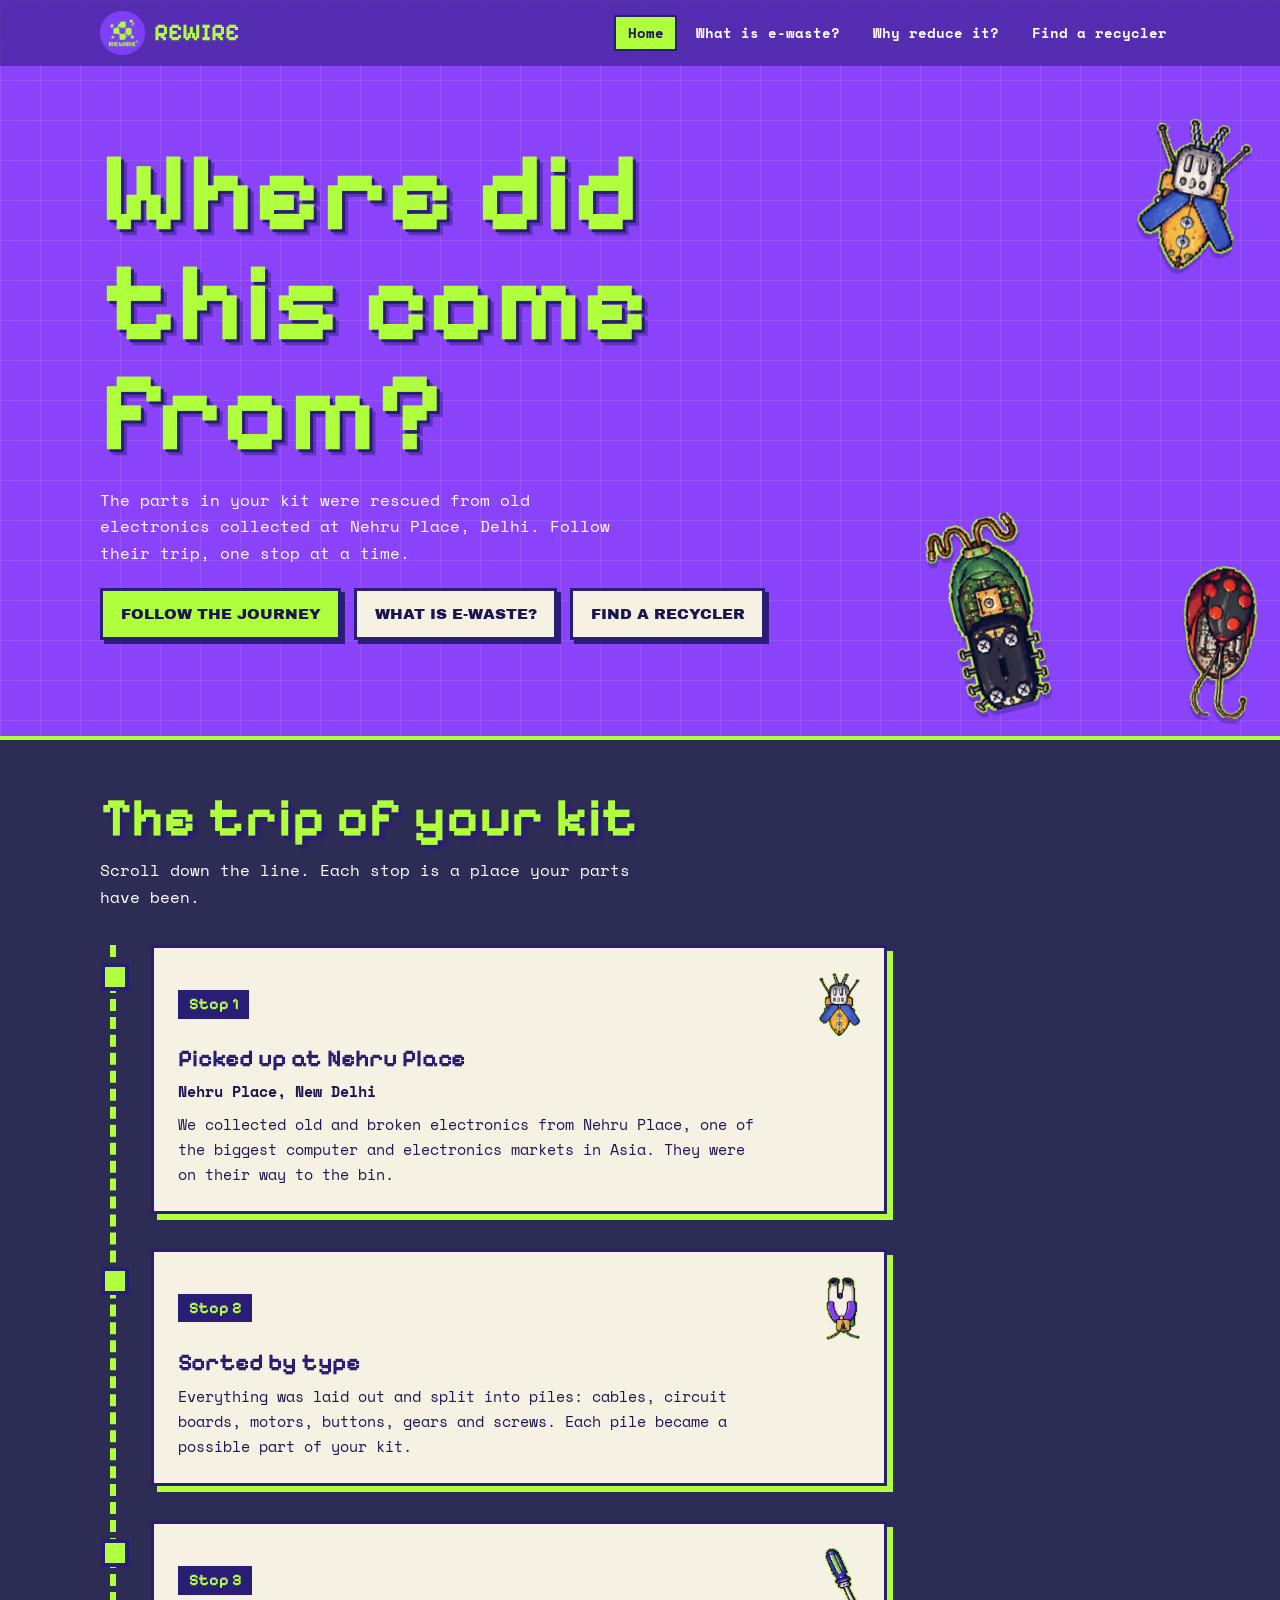
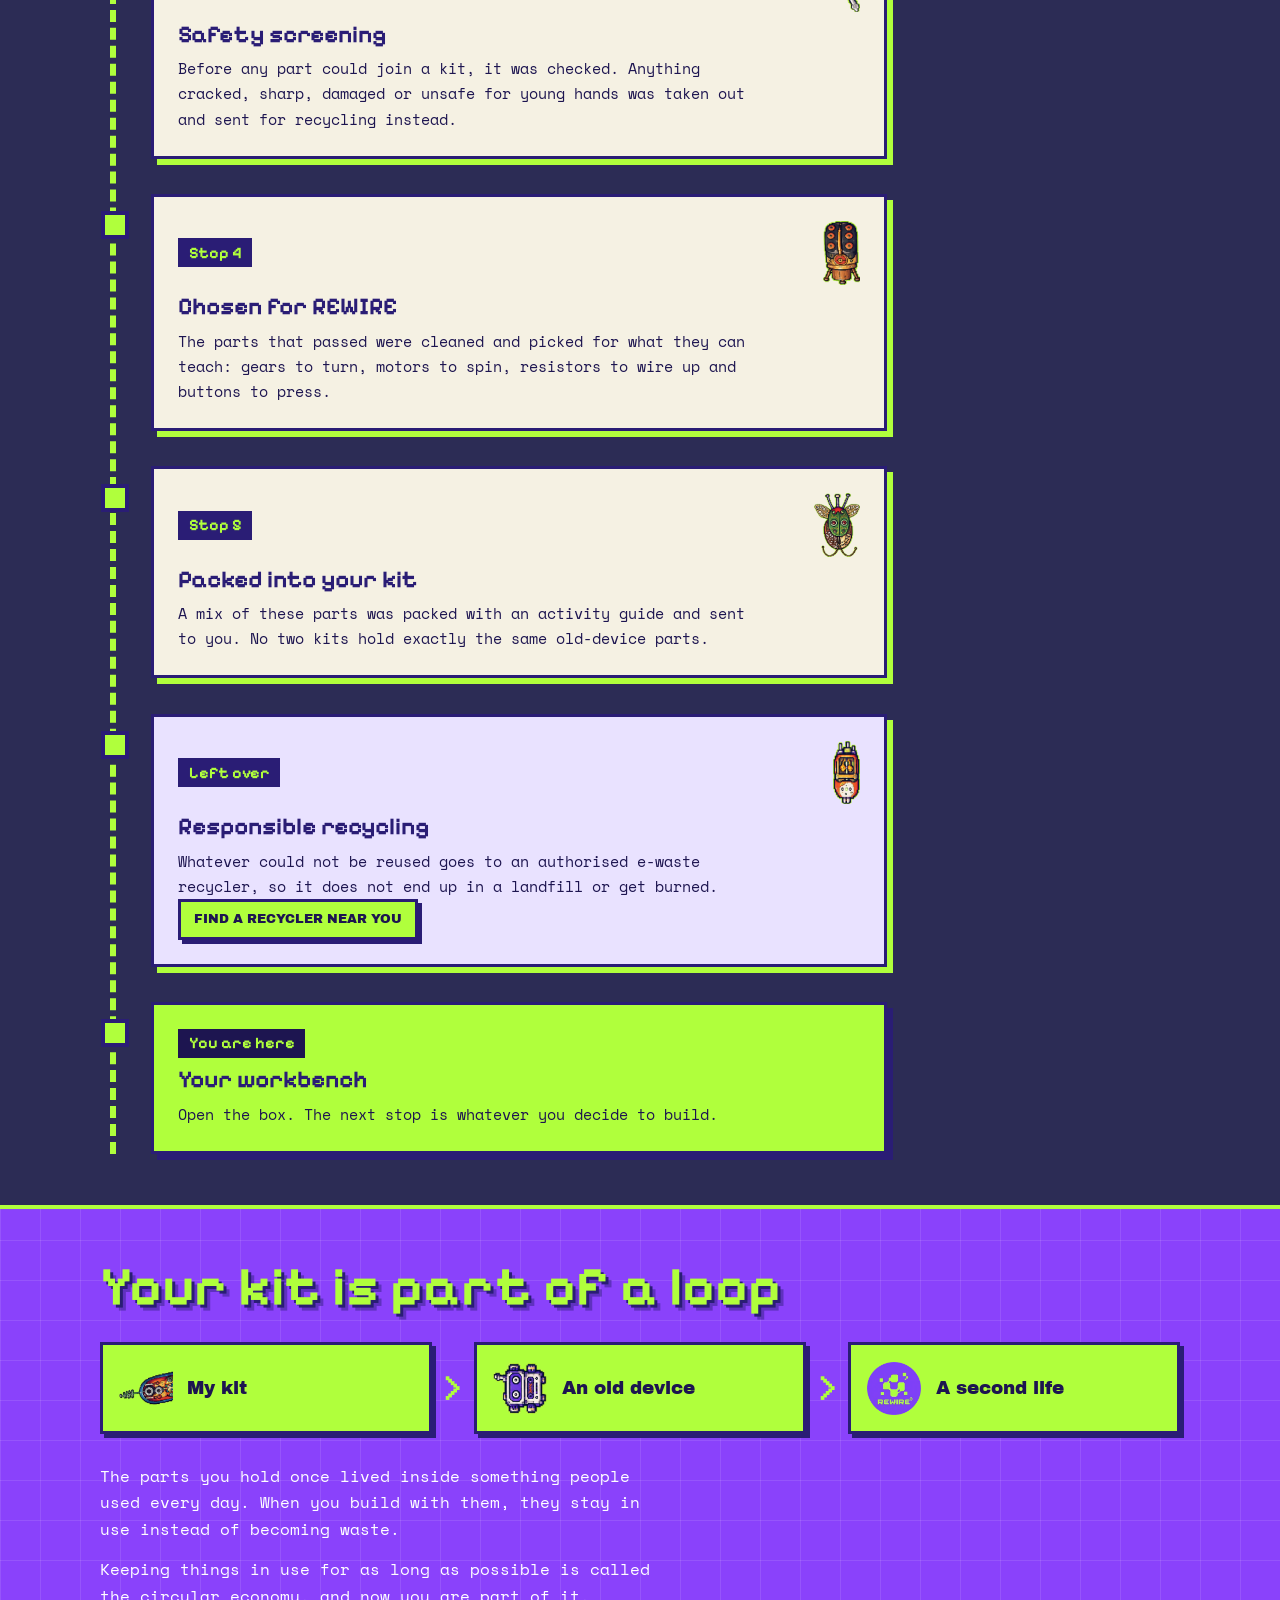
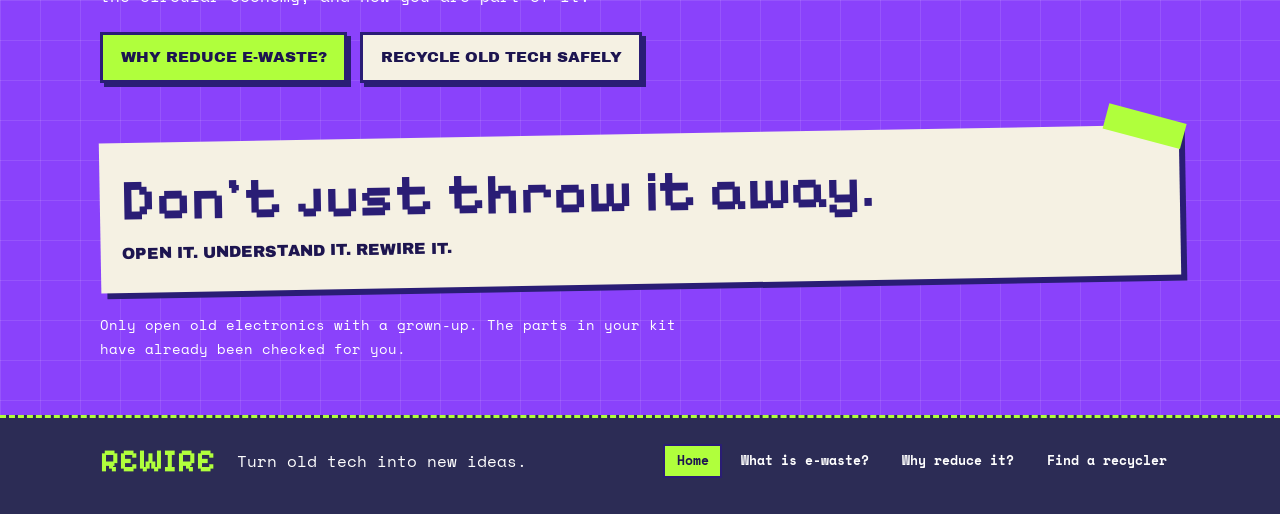
<file: index.html>
<!DOCTYPE html><html lang="en-IN"><head><meta charset="utf-8"><meta name="viewport" content="width=device-width, initial-scale=1">
<title>Where did my REWIRE kit come from?</title><meta name="description" content="Follow your REWIRE kit's parts from Nehru Place, Delhi to your workbench."><link rel="icon" href="[data-uri]">
<link rel="preconnect" href="https://fonts.googleapis.com"><link rel="preconnect" href="https://fonts.gstatic.com" crossorigin>
<link href="https://fonts.googleapis.com/css2?family=Archivo+Black&family=Pixelify+Sans:wght@700&family=Space+Mono:wght@400;700&display=swap" rel="stylesheet">
<link rel="stylesheet" href="style.css"><link rel="stylesheet" href="art.css"></head><body>
<header class="top"><div class="wrap"><a class="brand" href="index.html"><i class="a a-logo" role="img" aria-label="REWIRE logo"></i><span>REWIRE</span></a><nav aria-label="Main"><a href="index.html" aria-current=page>Home</a><a href="what-is-ewaste.html">What is e-waste?</a><a href="why-reduce.html">Why reduce it?</a><a href="recyclers.html">Find a recycler</a></nav></div></header>
<main><section class="hero"><div class="wrap"><h1 class="pix">Where did this come from?</h1>
<p>The parts in your kit were rescued from old electronics collected at Nehru Place, Delhi. Follow their trip, one stop at a time.</p>
<div class="btns"><a class="btn " href="#journey">Follow the journey</a><a class="btn alt" href="what-is-ewaste.html">What is e-waste?</a><a class="btn alt" href="recyclers.html">Find a recycler</a></div></div>
<i class="a a-bug1 deco d1" aria-hidden="true"></i><i class="a a-bug3 deco d2" aria-hidden="true"></i><i class="a a-lady deco d3" aria-hidden="true"></i></section>
<section class="journey" id="journey"><div class="wrap"><h2 class="pix">The trip of your kit</h2><p class="lead">Scroll down the line. Each stop is a place your parts have been.</p><ol class="tl"><li class="stop"><div class="card "><div class="ctop"><span class="chip">Stop 1</span><i class="a a-bug1 " aria-hidden="true"></i></div><h3>Picked up at Nehru Place</h3><p class='where'>Nehru Place, New Delhi</p><p>We collected old and broken electronics from Nehru Place, one of the biggest computer and electronics markets in Asia. They were on their way to the bin.</p></div></li><li class="stop"><div class="card "><div class="ctop"><span class="chip">Stop 2</span><i class="a a-claw " aria-hidden="true"></i></div><h3>Sorted by type</h3><p>Everything was laid out and split into piles: cables, circuit boards, motors, buttons, gears and screws. Each pile became a possible part of your kit.</p></div></li><li class="stop"><div class="card "><div class="ctop"><span class="chip">Stop 3</span><i class="a a-driver " aria-hidden="true"></i></div><h3>Safety screening</h3><p>Before any part could join a kit, it was checked. Anything cracked, sharp, damaged or unsafe for young hands was taken out and sent for recycling instead.</p></div></li><li class="stop"><div class="card "><div class="ctop"><span class="chip">Stop 4</span><i class="a a-bug2 " aria-hidden="true"></i></div><h3>Chosen for REWIRE</h3><p>The parts that passed were cleaned and picked for what they can teach: gears to turn, motors to spin, resistors to wire up and buttons to press.</p></div></li><li class="stop"><div class="card "><div class="ctop"><span class="chip">Stop 5</span><i class="a a-fly " aria-hidden="true"></i></div><h3>Packed into your kit</h3><p>A mix of these parts was packed with an activity guide and sent to you. No two kits hold exactly the same old-device parts.</p></div></li><li class="stop"><div class="card alt"><div class="ctop"><span class="chip">Left over</span><i class="a a-orange " aria-hidden="true"></i></div><h3>Responsible recycling</h3><p>Whatever could not be reused goes to an authorised e-waste recycler, so it does not end up in a landfill or get burned.</p><a class="btn sm" href="recyclers.html">Find a recycler near you</a></div></li><li class="stop end"><div class="card now"><div class="ctop"><span class="chip">You are here</span></div><h3>Your workbench</h3><p>Open the box. The next stop is whatever you decide to build.</p></div></li></ol></div></section>
<section class="loop"><div class="wrap"><h2 class="pix">Your kit is part of a loop</h2>
<div class="chain"><div class="node"><i class="a a-capsule " aria-hidden="true"></i>My kit</div><span class="arrow" aria-hidden="true">&gt;</span><div class="node"><i class="a a-cassette " aria-hidden="true"></i>An old device</div><span class="arrow" aria-hidden="true">&gt;</span><div class="node"><i class="a a-logo " aria-hidden="true"></i>A second life</div></div>
<p>The parts you hold once lived inside something people used every day. When you build with them, they stay in use instead of becoming waste.</p>
<p>Keeping things in use for as long as possible is called the circular economy, and now you are part of it.</p>
<div class="btns"><a class="btn " href="why-reduce.html">Why reduce e-waste?</a><a class="btn alt" href="recyclers.html">Recycle old tech safely</a></div></div></section>
<section class="mission"><div class="wrap"><div class="paper"><h2>Don't just throw it away.</h2><b>Open it. Understand it. REWIRE it.</b></div><p class="note">Only open old electronics with a grown-up. The parts in your kit have already been checked for you.</p></div></section></main>
<footer><div class="wrap"><strong>REWIRE</strong><span>Turn old tech into new ideas.</span><nav aria-label="Footer"><a href="index.html" aria-current=page>Home</a><a href="what-is-ewaste.html">What is e-waste?</a><a href="why-reduce.html">Why reduce it?</a><a href="recyclers.html">Find a recycler</a></nav></div></footer></body></html>
</file>
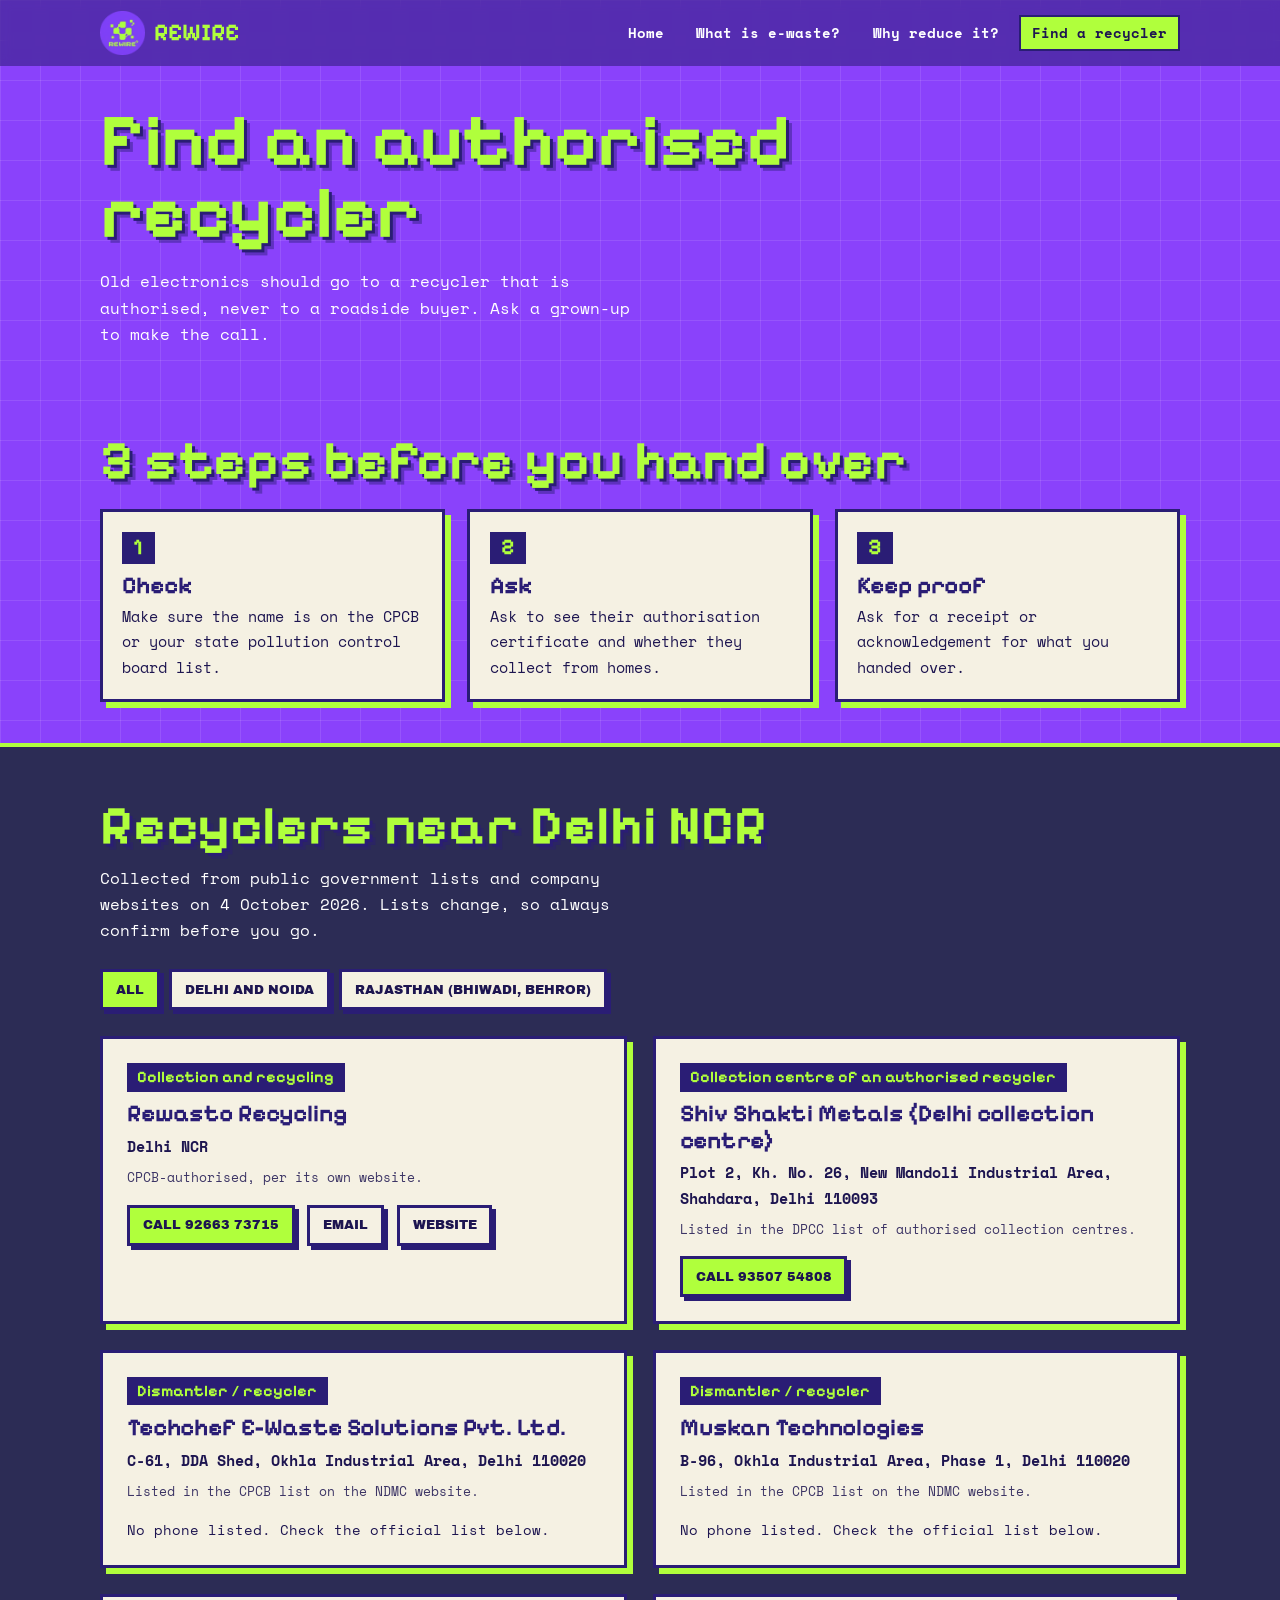
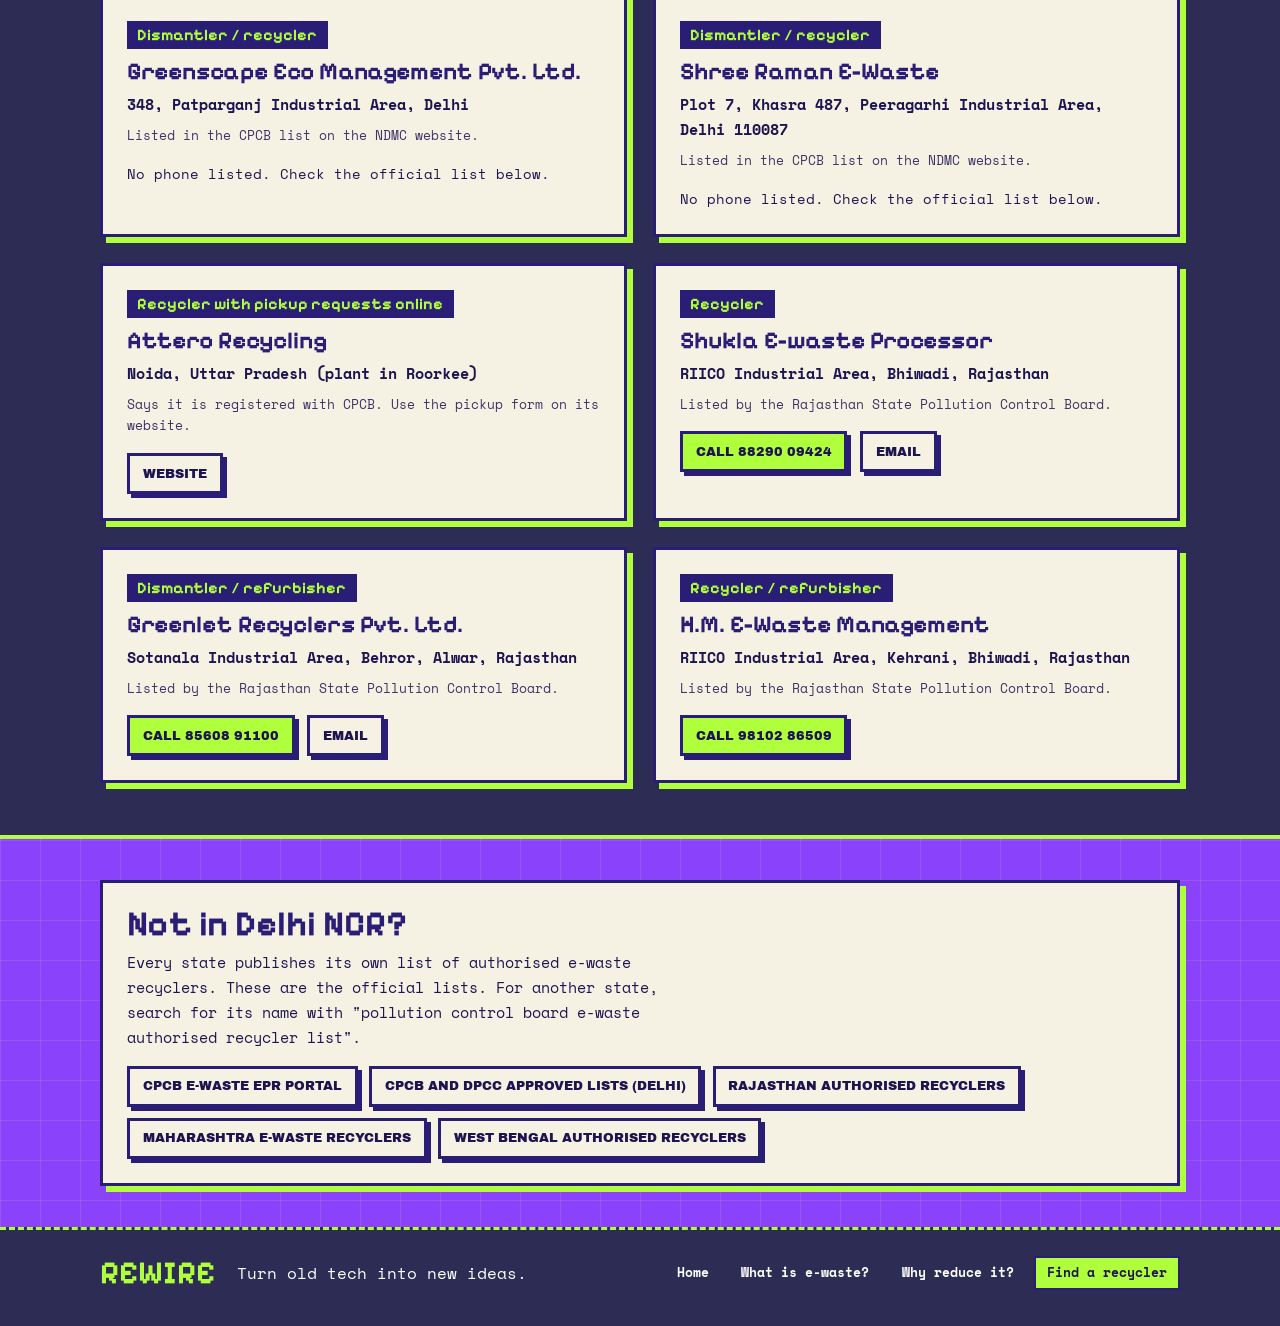
<file: recyclers.html>
<!DOCTYPE html><html lang="en-IN"><head><meta charset="utf-8"><meta name="viewport" content="width=device-width, initial-scale=1">
<title>Find an authorised e-waste recycler in India | REWIRE</title><meta name="description" content="Authorised e-waste recyclers and collection centres in Delhi NCR, with official lists for other states."><link rel="icon" href="[data-uri]">
<link rel="preconnect" href="https://fonts.googleapis.com"><link rel="preconnect" href="https://fonts.gstatic.com" crossorigin>
<link href="https://fonts.googleapis.com/css2?family=Archivo+Black&family=Pixelify+Sans:wght@700&family=Space+Mono:wght@400;700&display=swap" rel="stylesheet">
<link rel="stylesheet" href="style.css"><link rel="stylesheet" href="art.css"></head><body>
<header class="top"><div class="wrap"><a class="brand" href="index.html"><i class="a a-logo" role="img" aria-label="REWIRE logo"></i><span>REWIRE</span></a><nav aria-label="Main"><a href="index.html">Home</a><a href="what-is-ewaste.html">What is e-waste?</a><a href="why-reduce.html">Why reduce it?</a><a href="recyclers.html" aria-current=page>Find a recycler</a></nav></div></header>
<main><section class="phero"><div class="wrap"><h1 class="pix">Find an authorised recycler</h1><p>Old electronics should go to a recycler that is authorised, never to a roadside buyer. Ask a grown-up to make the call.</p></div></section>
<section class="sec"><div class="wrap"><h2 class="pix">3 steps before you hand over</h2><ol class="three"><li><b>1</b><h3>Check</h3><p>Make sure the name is on the CPCB or your state pollution control board list.</p></li><li><b>2</b><h3>Ask</h3><p>Ask to see their authorisation certificate and whether they collect from homes.</p></li><li><b>3</b><h3>Keep proof</h3><p>Ask for a receipt or acknowledgement for what you handed over.</p></li></ol></div></section>
<section class="sec navy"><div class="wrap"><h2 class="pix">Recyclers near Delhi NCR</h2><p class="lead">Collected from public government lists and company websites on 4 October 2026. Lists change, so always confirm before you go.</p>
<div class="filters" role="group" aria-label="Filter"><button class="btn sm on" data-f="all">All</button><button class="btn sm alt" data-f="ncr">Delhi and Noida</button><button class="btn sm alt" data-f="raj">Rajasthan (Bhiwadi, Behror)</button></div>
<ul class="grid2 recs"><li class="card rec" data-r="ncr"><span class="chip">Collection and recycling</span><h3>Rewasto Recycling</h3><p class="where">Delhi NCR</p><p class="src">CPCB-authorised, per its own website.</p><div class="btns"><a class="btn sm" href="tel:+919266373715">Call 92663 73715</a><a class="btn sm alt" href="mailto:connect@rewasto.in">Email</a><a class="btn sm alt" href="https://rewasto.in" target="_blank" rel="noopener">Website</a></div></li><li class="card rec" data-r="ncr"><span class="chip">Collection centre of an authorised recycler</span><h3>Shiv Shakti Metals (Delhi collection centre)</h3><p class="where">Plot 2, Kh. No. 26, New Mandoli Industrial Area, Shahdara, Delhi 110093</p><p class="src">Listed in the DPCC list of authorised collection centres.</p><div class="btns"><a class="btn sm" href="tel:+919350754808">Call 93507 54808</a></div></li><li class="card rec" data-r="ncr"><span class="chip">Dismantler / recycler</span><h3>Techchef E-Waste Solutions Pvt. Ltd.</h3><p class="where">C-61, DDA Shed, Okhla Industrial Area, Delhi 110020</p><p class="src">Listed in the CPCB list on the NDMC website.</p><div class="btns"><span class="muted">No phone listed. Check the official list below.</span></div></li><li class="card rec" data-r="ncr"><span class="chip">Dismantler / recycler</span><h3>Muskan Technologies</h3><p class="where">B-96, Okhla Industrial Area, Phase 1, Delhi 110020</p><p class="src">Listed in the CPCB list on the NDMC website.</p><div class="btns"><span class="muted">No phone listed. Check the official list below.</span></div></li><li class="card rec" data-r="ncr"><span class="chip">Dismantler / recycler</span><h3>Greenscape Eco Management Pvt. Ltd.</h3><p class="where">348, Patparganj Industrial Area, Delhi</p><p class="src">Listed in the CPCB list on the NDMC website.</p><div class="btns"><span class="muted">No phone listed. Check the official list below.</span></div></li><li class="card rec" data-r="ncr"><span class="chip">Dismantler / recycler</span><h3>Shree Raman E-Waste</h3><p class="where">Plot 7, Khasra 487, Peeragarhi Industrial Area, Delhi 110087</p><p class="src">Listed in the CPCB list on the NDMC website.</p><div class="btns"><span class="muted">No phone listed. Check the official list below.</span></div></li><li class="card rec" data-r="ncr"><span class="chip">Recycler with pickup requests online</span><h3>Attero Recycling</h3><p class="where">Noida, Uttar Pradesh (plant in Roorkee)</p><p class="src">Says it is registered with CPCB. Use the pickup form on its website.</p><div class="btns"><a class="btn sm alt" href="https://attero.in" target="_blank" rel="noopener">Website</a></div></li><li class="card rec" data-r="raj"><span class="chip">Recycler</span><h3>Shukla E-waste Processor</h3><p class="where">RIICO Industrial Area, Bhiwadi, Rajasthan</p><p class="src">Listed by the Rajasthan State Pollution Control Board.</p><div class="btns"><a class="btn sm" href="tel:+918829009424">Call 88290 09424</a><a class="btn sm alt" href="mailto:admi@e-wasteprocessor.com">Email</a></div></li><li class="card rec" data-r="raj"><span class="chip">Dismantler / refurbisher</span><h3>Greenlet Recyclers Pvt. Ltd.</h3><p class="where">Sotanala Industrial Area, Behror, Alwar, Rajasthan</p><p class="src">Listed by the Rajasthan State Pollution Control Board.</p><div class="btns"><a class="btn sm" href="tel:+918560891100">Call 85608 91100</a><a class="btn sm alt" href="mailto:sushil@greenletrecycler.com">Email</a></div></li><li class="card rec" data-r="raj"><span class="chip">Recycler / refurbisher</span><h3>H.M. E-Waste Management</h3><p class="where">RIICO Industrial Area, Kehrani, Bhiwadi, Rajasthan</p><p class="src">Listed by the Rajasthan State Pollution Control Board.</p><div class="btns"><a class="btn sm" href="tel:+919810286509">Call 98102 86509</a></div></li></ul></div></section>
<section class="sec"><div class="wrap"><div class="card big"><h2 class="pix sm">Not in Delhi NCR?</h2><p>Every state publishes its own list of authorised e-waste recyclers. These are the official lists. For another state, search for its name with "pollution control board e-waste authorised recycler list".</p><ul class="links"><li><a class="btn sm alt" href="https://eprewastecpcb.in" target="_blank" rel="noopener">CPCB E-Waste EPR portal</a></li><li><a class="btn sm alt" href="https://www.ndmc.gov.in/cpcb_and_dpcc_approved_e-waste_vendors_list.aspx" target="_blank" rel="noopener">CPCB and DPCC approved lists (Delhi)</a></li><li><a class="btn sm alt" href="https://environment.rajasthan.gov.in/content/environment/en/rajasthan-state-pollution-control-board/information/WasteManagement/E-Waste_Management/DISMANTLERS-REFURBISHERS-RECYCLERS.html" target="_blank" rel="noopener">Rajasthan authorised recyclers</a></li><li><a class="btn sm alt" href="https://mpcb.ecmpcb.in/ewaste/ewaste.php" target="_blank" rel="noopener">Maharashtra e-waste recyclers</a></li><li><a class="btn sm alt" href="https://www.wbpcb.gov.in/writereaddata/files/List%20of%20authorized%20E%20Waste%20Dismantler%2010122019.pdf" target="_blank" rel="noopener">West Bengal authorised recyclers</a></li></ul></div></div></section></main>
<footer><div class="wrap"><strong>REWIRE</strong><span>Turn old tech into new ideas.</span><nav aria-label="Footer"><a href="index.html">Home</a><a href="what-is-ewaste.html">What is e-waste?</a><a href="why-reduce.html">Why reduce it?</a><a href="recyclers.html" aria-current=page>Find a recycler</a></nav></div></footer><script>document.querySelectorAll("[data-f]").forEach(function(b){b.addEventListener("click",function(){var f=b.dataset.f;document.querySelectorAll("[data-f]").forEach(function(x){x.className="btn sm "+(x===b?"on":"alt")});document.querySelectorAll(".rec").forEach(function(c){c.hidden=!(f==="all"||c.dataset.r===f)})})});</script></body></html>
</file>
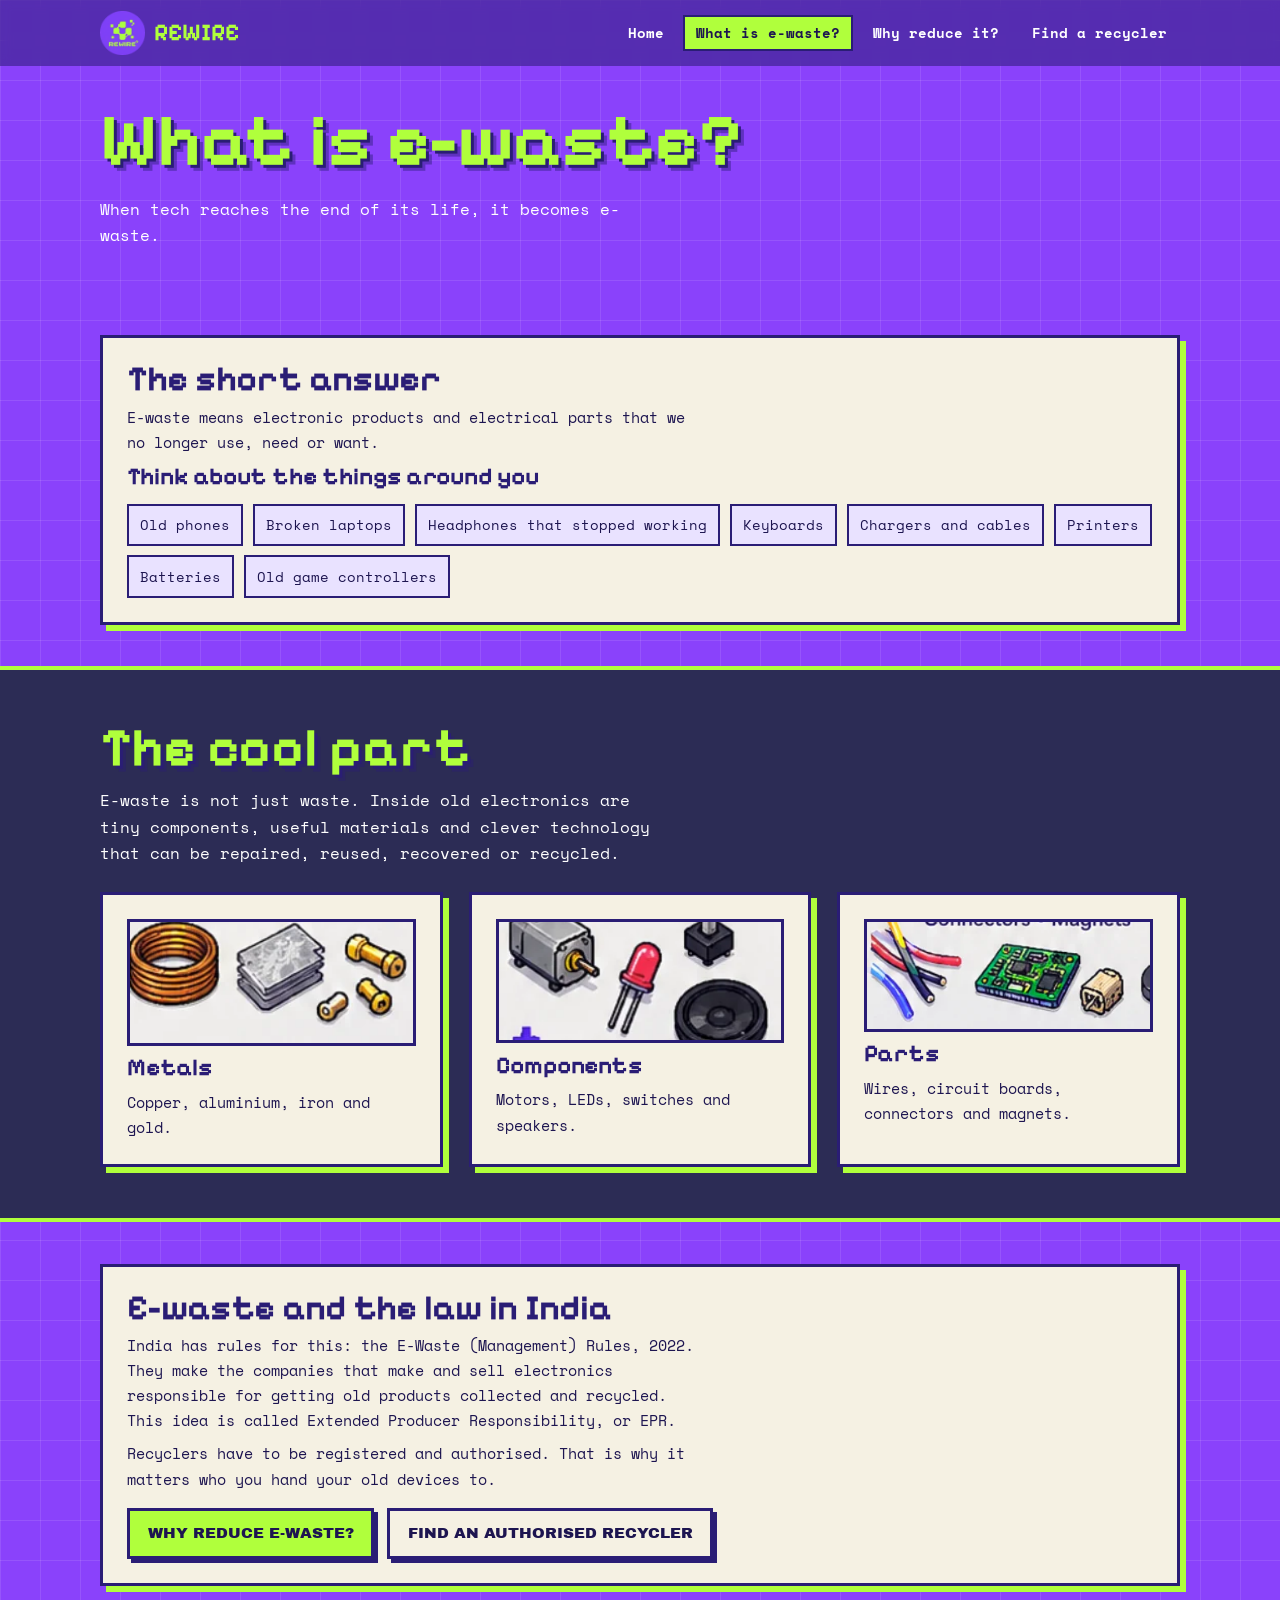
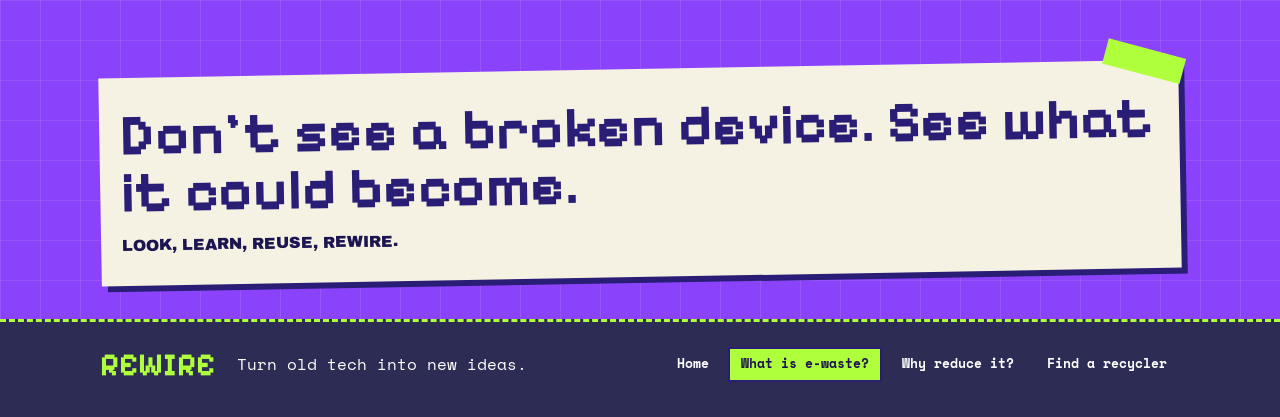
<file: what-is-ewaste.html>
<!DOCTYPE html><html lang="en-IN"><head><meta charset="utf-8"><meta name="viewport" content="width=device-width, initial-scale=1">
<title>What is e-waste? | REWIRE</title><meta name="description" content="What e-waste is, what is inside it, and the rules for handling it in India."><link rel="icon" href="[data-uri]">
<link rel="preconnect" href="https://fonts.googleapis.com"><link rel="preconnect" href="https://fonts.gstatic.com" crossorigin>
<link href="https://fonts.googleapis.com/css2?family=Archivo+Black&family=Pixelify+Sans:wght@700&family=Space+Mono:wght@400;700&display=swap" rel="stylesheet">
<link rel="stylesheet" href="style.css"><link rel="stylesheet" href="art.css"></head><body>
<header class="top"><div class="wrap"><a class="brand" href="index.html"><i class="a a-logo" role="img" aria-label="REWIRE logo"></i><span>REWIRE</span></a><nav aria-label="Main"><a href="index.html">Home</a><a href="what-is-ewaste.html" aria-current=page>What is e-waste?</a><a href="why-reduce.html">Why reduce it?</a><a href="recyclers.html">Find a recycler</a></nav></div></header>
<main><section class="phero"><div class="wrap"><h1 class="pix">What is e-waste?</h1><p>When tech reaches the end of its life, it becomes e-waste.</p></div></section>
<section class="sec"><div class="wrap"><div class="card big"><h2 class="pix sm">The short answer</h2><p>E-waste means electronic products and electrical parts that we no longer use, need or want.</p>
<h3>Think about the things around you</h3><ul class="chips"><li>Old phones</li><li>Broken laptops</li><li>Headphones that stopped working</li><li>Keyboards</li><li>Chargers and cables</li><li>Printers</li><li>Batteries</li><li>Old game controllers</li></ul></div></div></section>
<section class="sec navy"><div class="wrap"><h2 class="pix">The cool part</h2><p class="lead">E-waste is not just waste. Inside old electronics are tiny components, useful materials and clever technology that can be repaired, reused, recovered or recycled.</p><div class="grid3"><div class="card mat"><i class="pic a-metals" role="img" aria-label="Metals"></i><h3>Metals</h3><p>Copper, aluminium, iron and gold.</p></div><div class="card mat"><i class="pic a-comps" role="img" aria-label="Components"></i><h3>Components</h3><p>Motors, LEDs, switches and speakers.</p></div><div class="card mat"><i class="pic a-parts" role="img" aria-label="Parts"></i><h3>Parts</h3><p>Wires, circuit boards, connectors and magnets.</p></div></div></div></section>
<section class="sec"><div class="wrap"><div class="card big"><h2 class="pix sm">E-waste and the law in India</h2><p>India has rules for this: the E-Waste (Management) Rules, 2022. They make the companies that make and sell electronics responsible for getting old products collected and recycled. This idea is called Extended Producer Responsibility, or EPR.</p><p>Recyclers have to be registered and authorised. That is why it matters who you hand your old devices to.</p><div class="btns"><a class="btn " href="why-reduce.html">Why reduce e-waste?</a><a class="btn alt" href="recyclers.html">Find an authorised recycler</a></div></div></div></section>
<section class="sec"><div class="wrap"><div class="paper"><h2>Don't see a broken device. See what it could become.</h2><b>Look, learn, reuse, REWIRE.</b></div></div></section></main>
<footer><div class="wrap"><strong>REWIRE</strong><span>Turn old tech into new ideas.</span><nav aria-label="Footer"><a href="index.html">Home</a><a href="what-is-ewaste.html" aria-current=page>What is e-waste?</a><a href="why-reduce.html">Why reduce it?</a><a href="recyclers.html">Find a recycler</a></nav></div></footer></body></html>
</file>
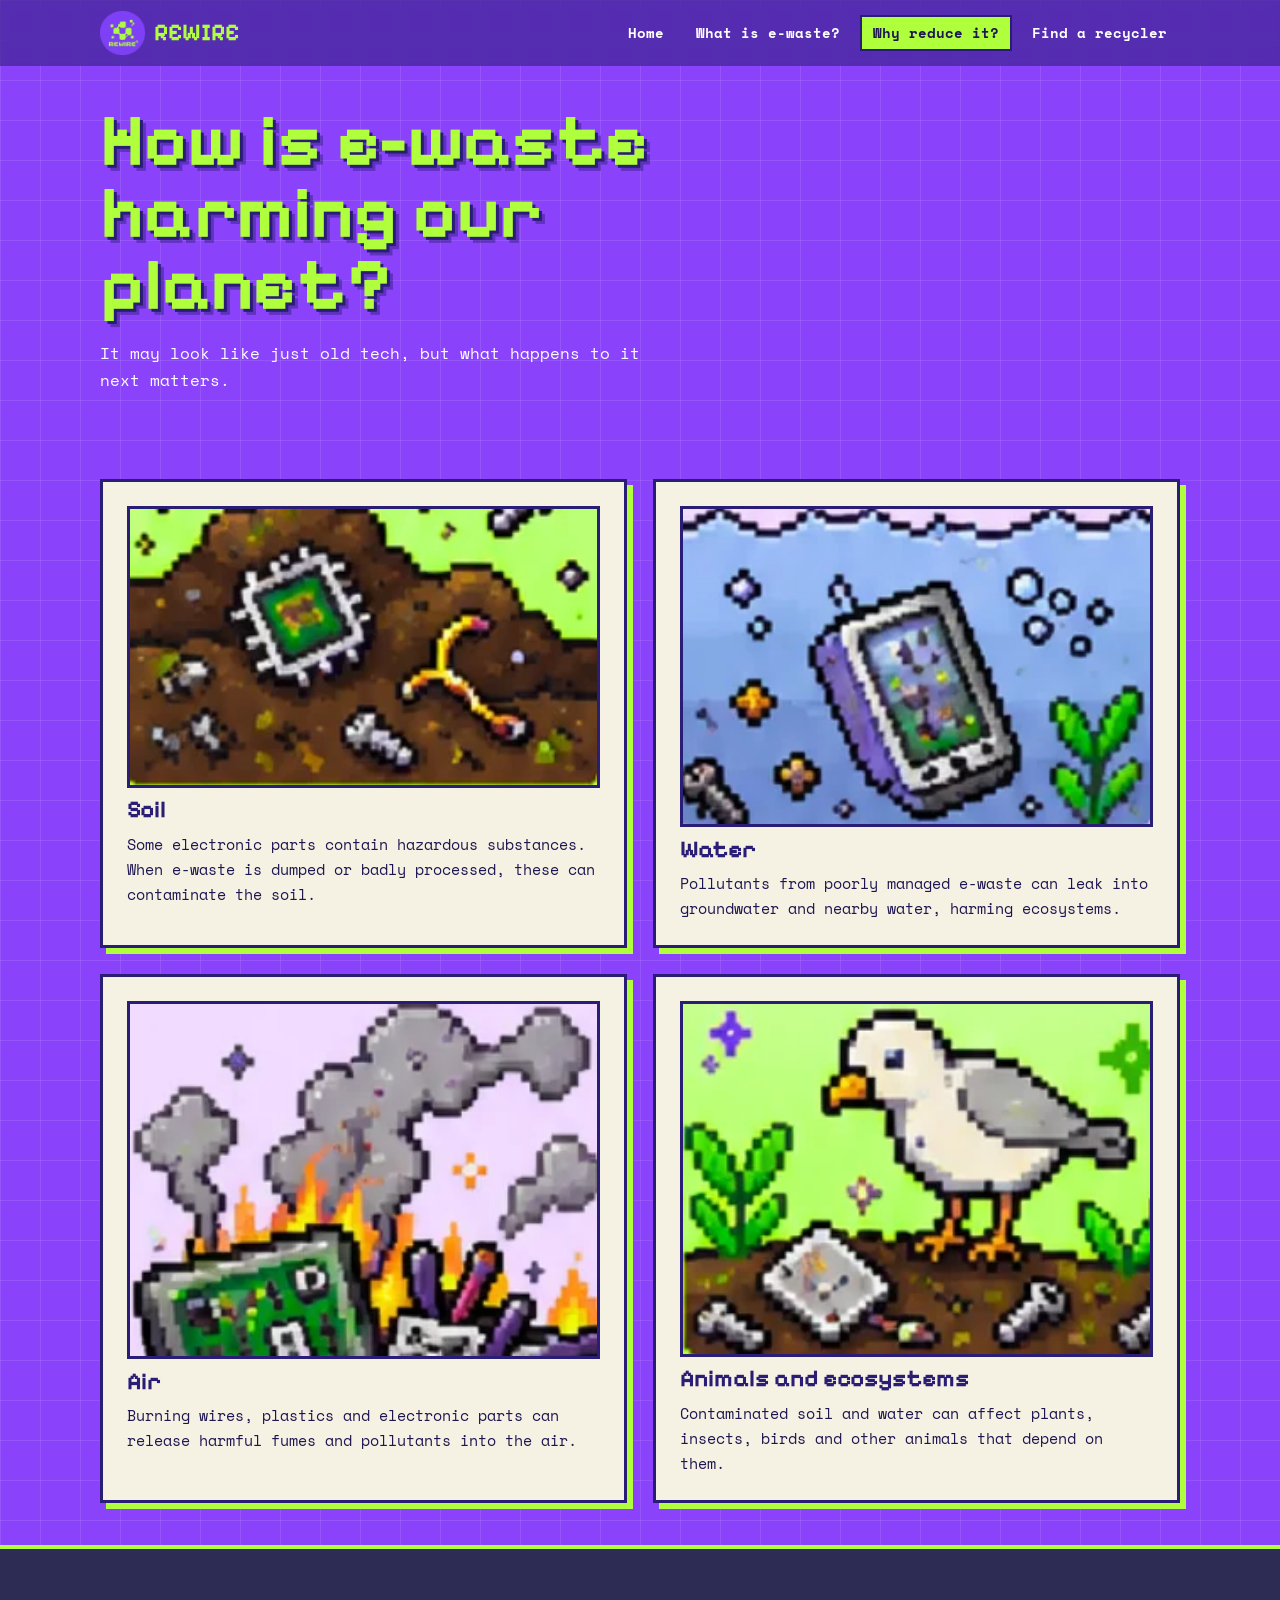
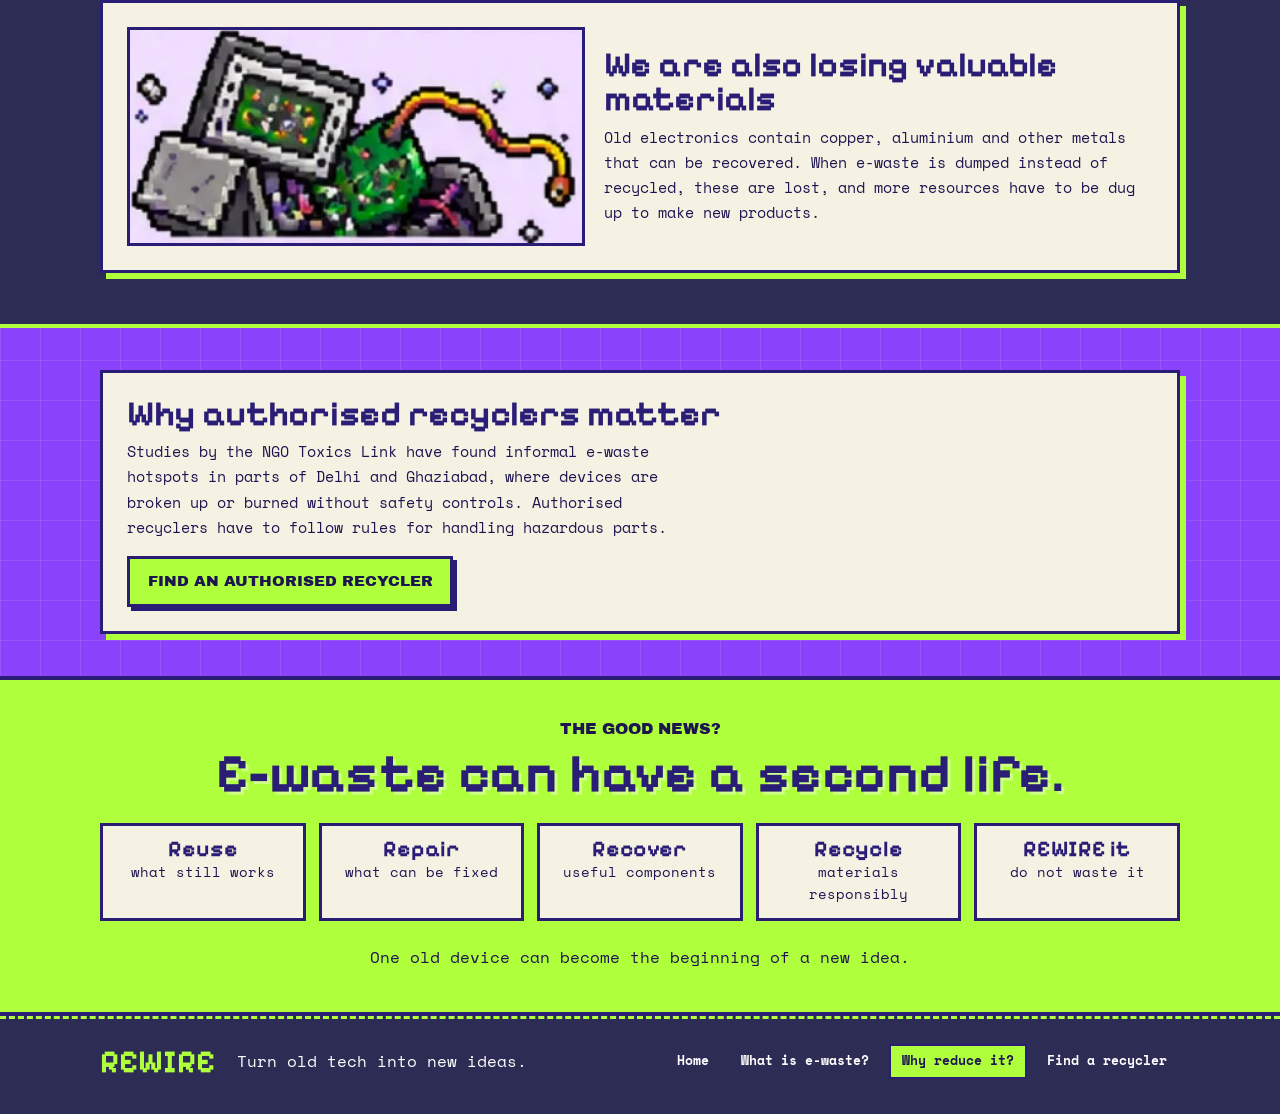
<file: why-reduce.html>
<!DOCTYPE html><html lang="en-IN"><head><meta charset="utf-8"><meta name="viewport" content="width=device-width, initial-scale=1">
<title>Why reduce e-waste? | REWIRE</title><meta name="description" content="How e-waste harms soil, water, air and animals, and what we can do about it."><link rel="icon" href="[data-uri]">
<link rel="preconnect" href="https://fonts.googleapis.com"><link rel="preconnect" href="https://fonts.gstatic.com" crossorigin>
<link href="https://fonts.googleapis.com/css2?family=Archivo+Black&family=Pixelify+Sans:wght@700&family=Space+Mono:wght@400;700&display=swap" rel="stylesheet">
<link rel="stylesheet" href="style.css"><link rel="stylesheet" href="art.css"></head><body>
<header class="top"><div class="wrap"><a class="brand" href="index.html"><i class="a a-logo" role="img" aria-label="REWIRE logo"></i><span>REWIRE</span></a><nav aria-label="Main"><a href="index.html">Home</a><a href="what-is-ewaste.html">What is e-waste?</a><a href="why-reduce.html" aria-current=page>Why reduce it?</a><a href="recyclers.html">Find a recycler</a></nav></div></header>
<main><section class="phero"><div class="wrap"><h1 class="pix">How is e-waste harming our planet?</h1><p>It may look like just old tech, but what happens to it next matters.</p></div></section>
<section class="sec"><div class="wrap"><div class="grid2"><div class="card mat"><i class="pic a-soil" role="img" aria-label="Soil"></i><h3>Soil</h3><p>Some electronic parts contain hazardous substances. When e-waste is dumped or badly processed, these can contaminate the soil.</p></div><div class="card mat"><i class="pic a-water" role="img" aria-label="Water"></i><h3>Water</h3><p>Pollutants from poorly managed e-waste can leak into groundwater and nearby water, harming ecosystems.</p></div><div class="card mat"><i class="pic a-air" role="img" aria-label="Air"></i><h3>Air</h3><p>Burning wires, plastics and electronic parts can release harmful fumes and pollutants into the air.</p></div><div class="card mat"><i class="pic a-animals" role="img" aria-label="Animals and ecosystems"></i><h3>Animals and ecosystems</h3><p>Contaminated soil and water can affect plants, insects, birds and other animals that depend on them.</p></div></div></div></section>
<section class="sec navy"><div class="wrap"><div class="card big split"><i class="pic a-lost" role="img" aria-label="Dumped old electronics"></i><div><h2 class="pix sm">We are also losing valuable materials</h2><p>Old electronics contain copper, aluminium and other metals that can be recovered. When e-waste is dumped instead of recycled, these are lost, and more resources have to be dug up to make new products.</p></div></div></div></section>
<section class="sec"><div class="wrap"><div class="card big"><h2 class="pix sm">Why authorised recyclers matter</h2><p>Studies by the NGO Toxics Link have found informal e-waste hotspots in parts of Delhi and Ghaziabad, where devices are broken up or burned without safety controls. Authorised recyclers have to follow rules for handling hazardous parts.</p><div class="btns"><a class="btn " href="recyclers.html">Find an authorised recycler</a></div></div></div></section>
<section class="sec good"><div class="wrap"><p class="kick">The good news?</p><h2 class="pix dark">E-waste can have a second life.</h2><ul class="five"><li><b>Reuse</b><span>what still works</span></li><li><b>Repair</b><span>what can be fixed</span></li><li><b>Recover</b><span>useful components</span></li><li><b>Recycle</b><span>materials responsibly</span></li><li><b>REWIRE it</b><span>do not waste it</span></li></ul><p class="lead dk">One old device can become the beginning of a new idea.</p></div></section></main>
<footer><div class="wrap"><strong>REWIRE</strong><span>Turn old tech into new ideas.</span><nav aria-label="Footer"><a href="index.html">Home</a><a href="what-is-ewaste.html">What is e-waste?</a><a href="why-reduce.html" aria-current=page>Why reduce it?</a><a href="recyclers.html">Find a recycler</a></nav></div></footer></body></html>
</file>
<file: style.css>
:root{--purple:#8a42fb;--deep:#2a1d75;--navy:#2c2c55;--lime:#b0ff3c;--cream:#f5f1e3;--ink:#1d1550;--pix:"Pixelify Sans",ui-monospace,monospace;--mono:"Space Mono",ui-monospace,monospace;--heavy:"Archivo Black",Impact,sans-serif}
*{box-sizing:border-box;margin:0}html{scroll-behavior:smooth;-webkit-text-size-adjust:100%}
body{font:400 1rem/1.65 var(--mono);color:#fff;background:var(--purple);background-image:linear-gradient(rgba(255,255,255,.1) 1px,transparent 1px),linear-gradient(90deg,rgba(255,255,255,.1) 1px,transparent 1px);background-size:40px 40px;overflow-x:hidden}
a{color:var(--lime)}:focus-visible{outline:3px solid var(--lime);outline-offset:3px}[hidden]{display:none!important}
.wrap{width:min(1080px,100% - 2rem);margin-inline:auto}
.pix{font-family:var(--pix);font-weight:700;line-height:.98;color:var(--lime);text-shadow:3px 3px 0 var(--deep),6px 6px 0 rgba(42,29,117,.45);font-size:clamp(1.9rem,7vw,3.4rem);overflow-wrap:anywhere}
.pix.sm{font-size:clamp(1.5rem,5vw,2.2rem);color:var(--deep);text-shadow:none}.pix.dark{color:var(--deep);text-shadow:3px 3px 0 rgba(255,255,255,.4)}
.top{padding:.7rem 0;background:rgba(42,29,117,.55);backdrop-filter:blur(6px);position:sticky;top:0;z-index:9}
.top .wrap{display:flex;flex-wrap:wrap;align-items:center;justify-content:space-between;gap:.5rem 1rem}
.brand{display:flex;align-items:center;gap:.6rem;text-decoration:none}.brand .a{--h:44px;height:44px}.brand span{font:700 1.5rem/1 var(--pix);color:var(--lime)}
nav{display:flex;flex-wrap:wrap;gap:.4rem}nav a{color:#fff;text-decoration:none;font:700 .8rem/1 var(--mono);padding:.55rem .7rem;border:2px solid transparent}
nav a:hover,nav a[aria-current]{color:var(--ink);background:var(--lime);border-color:var(--deep)}
.hero,.phero{position:relative;padding:2.6rem 0 3.6rem}.phero{padding:2.4rem 0 1.6rem}
.hero h1{font-size:clamp(2.6rem,12vw,7rem);max-width:9ch}.phero h1{font-size:clamp(2.2rem,9vw,4.6rem);max-width:16ch}
.hero p,.phero p{max-width:34rem;margin:1.2rem 0}
.btns{display:flex;flex-wrap:wrap;gap:.8rem;margin-top:1.4rem}
.btn{display:inline-block;background:var(--lime);color:var(--ink);font:400 .95rem/1.1 var(--heavy);padding:.9rem 1.1rem;border:3px solid var(--deep);box-shadow:4px 4px 0 var(--deep);text-decoration:none;text-transform:uppercase;cursor:pointer;text-align:center}
.btn.alt{background:var(--cream)}.btn.on{background:var(--lime)}.btn.sm{font-size:.8rem;padding:.65rem .8rem}.btn:hover{translate:2px 2px;box-shadow:2px 2px 0 var(--deep)}
.deco{position:absolute;filter:drop-shadow(0 5px 0 rgba(42,29,117,.35));animation:bob 4s ease-in-out infinite;pointer-events:none;display:none}
@keyframes bob{50%{translate:0 -10px}}
.journey,.sec.navy{background:var(--navy);padding:3.2rem 0;border-block:4px solid var(--lime)}.sec{padding:2.6rem 0}.lead{margin:.8rem 0 1.6rem;max-width:36rem}.lead.dk{color:var(--ink);margin:1.4rem auto 0;text-align:center}
.tl{list-style:none;padding:0;margin:2.2rem 0 0 10px;border-left:6px dashed var(--lime)}
.stop{position:relative;padding:0 0 2.2rem 1.3rem}.stop::before{content:"";position:absolute;left:-15px;top:1.1rem;width:20px;height:20px;background:var(--lime);border:4px solid var(--deep)}.stop.end{padding-bottom:0}
.card{position:relative;background:var(--cream);color:var(--ink);padding:1.2rem;border:3px solid var(--deep);box-shadow:6px 6px 0 var(--lime);max-width:46rem}
.card.big{max-width:none}.card.alt{background:#e9e2ff}.card.now{background:var(--lime);box-shadow:6px 6px 0 var(--deep)}.card.now .chip{background:var(--ink)}
.ctop{display:flex;align-items:center;justify-content:space-between;gap:1rem}.ctop .a{--h:64px;height:64px;flex:none}
.card h3{font:700 1.5rem/1.1 var(--pix);color:var(--deep);margin:.6rem 0 .4rem}.card p{font-size:.95rem;margin-top:.5rem;max-width:36rem}.card p.where{font-weight:700;margin-top:0}
.card .btns{margin-top:1rem}.card a:not(.btn){color:var(--deep)}
.chip{display:inline-block;background:var(--deep);color:var(--lime);font:700 1rem/1 var(--pix);padding:.4rem .65rem}
.loop{padding:3.2rem 0}.chain{display:grid;gap:.8rem;margin:1.8rem 0}
.node{background:var(--lime);color:var(--ink);font:400 1.15rem/1.1 var(--heavy);padding:1rem;border:3px solid var(--deep);box-shadow:4px 4px 0 var(--deep);display:flex;align-items:center;gap:.9rem}.node .a{height:54px;width:54px;flex:none}
.arrow{font:700 1.8rem/1 var(--pix);color:var(--lime);text-align:center;rotate:90deg}.loop p{max-width:36rem;margin-top:.9rem}
.mission{padding:0 0 3.4rem}.paper,.sec .paper{position:relative;background:var(--cream);color:var(--ink);padding:1.8rem 1.3rem;rotate:-1deg;box-shadow:6px 6px 0 var(--deep)}
.paper::before{content:"";position:absolute;top:-12px;right:-6px;width:80px;height:26px;background:var(--lime);rotate:16deg}
.paper h2{font:700 clamp(1.8rem,7vw,3.6rem)/1 var(--pix);color:var(--deep)}.paper b{display:block;margin-top:.9rem;font:400 1rem/1.3 var(--heavy);text-transform:uppercase}
.note{margin-top:1.8rem;max-width:36rem;font-size:.9rem}
.chips{list-style:none;padding:0;display:flex;flex-wrap:wrap;gap:.6rem;margin-top:.8rem}.chips li{background:#e9e2ff;border:2px solid var(--deep);padding:.45rem .7rem;font-size:.9rem}
.grid2,.grid3{display:grid;gap:1.6rem;list-style:none;padding:0}.mat .pic{margin-bottom:.4rem}.mat{max-width:none}
.split{display:grid;gap:1.2rem;align-items:center}
.sec.good{background:var(--lime);border-block:4px solid var(--deep);padding:2.6rem 0;text-align:center}.kick{font:400 1rem/1 var(--heavy);color:var(--ink);text-transform:uppercase;margin-bottom:.6rem}
.five{list-style:none;padding:0;display:grid;gap:.8rem;margin-top:1.4rem}.five li{background:var(--cream);color:var(--ink);border:3px solid var(--deep);padding:.8rem;display:flex;flex-direction:column}.five b{font:700 1.4rem/1 var(--pix);color:var(--deep)}.five span{font-size:.85rem}
.three{list-style:none;padding:0;display:grid;gap:1.4rem;margin-top:1.4rem}.three li{background:var(--cream);color:var(--ink);border:3px solid var(--deep);box-shadow:6px 6px 0 var(--lime);padding:1.2rem}
.three b{display:inline-block;background:var(--deep);color:var(--lime);font:700 1.4rem/1 var(--pix);padding:.3rem .7rem}.three h3{font:700 1.5rem/1.1 var(--pix);color:var(--deep);margin:.6rem 0 .3rem}.three p{font-size:.95rem}
.filters{display:flex;flex-wrap:wrap;gap:.6rem;margin-bottom:1.6rem}.rec{max-width:none;overflow-wrap:anywhere}.src{font-size:.82rem!important;opacity:.85}.muted{font-size:.85rem}
.links{list-style:none;padding:0;display:flex;flex-wrap:wrap;gap:.7rem;margin-top:1rem}
footer{padding:1.6rem 0 2.2rem;border-top:3px dashed var(--lime);background:var(--navy)}footer .wrap{display:flex;flex-wrap:wrap;align-items:center;gap:.8rem 1.4rem}footer strong{font:700 2rem/1 var(--pix);color:var(--lime)}footer nav{width:100%}
@media(max-width:520px){.btn{width:100%}.btns .btn.sm{width:auto;flex:1 1 auto}.top nav{width:100%}nav a{flex:1 1 auto;text-align:center;font-size:.72rem;padding:.5rem .4rem}}
@media(min-width:700px){.grid2{grid-template-columns:1fr 1fr}.grid3{grid-template-columns:repeat(3,1fr)}.five{grid-template-columns:repeat(5,1fr)}.three{grid-template-columns:repeat(3,1fr)}.split{grid-template-columns:1fr 1.2fr}.deco{display:block}.d1{--h:150px;height:150px;right:3%;top:8%;rotate:12deg}.d2{--h:190px;height:190px;right:19%;bottom:4%;rotate:-14deg;animation-delay:-1.4s}.d3{--h:150px;height:150px;right:2%;bottom:3%;rotate:8deg;animation-delay:-2.6s}.hero{padding:4.5rem 0 6rem}.stop{padding-left:2.2rem}.card{padding:1.5rem}footer nav{width:auto;margin-left:auto}}
@media(min-width:900px){.chain{grid-template-columns:1fr auto 1fr auto 1fr;align-items:center}.arrow{rotate:0deg}.top nav a{font-size:.88rem}}
@media(prefers-reduced-motion:reduce){.deco{animation:none}html{scroll-behavior:auto}}
</file>
